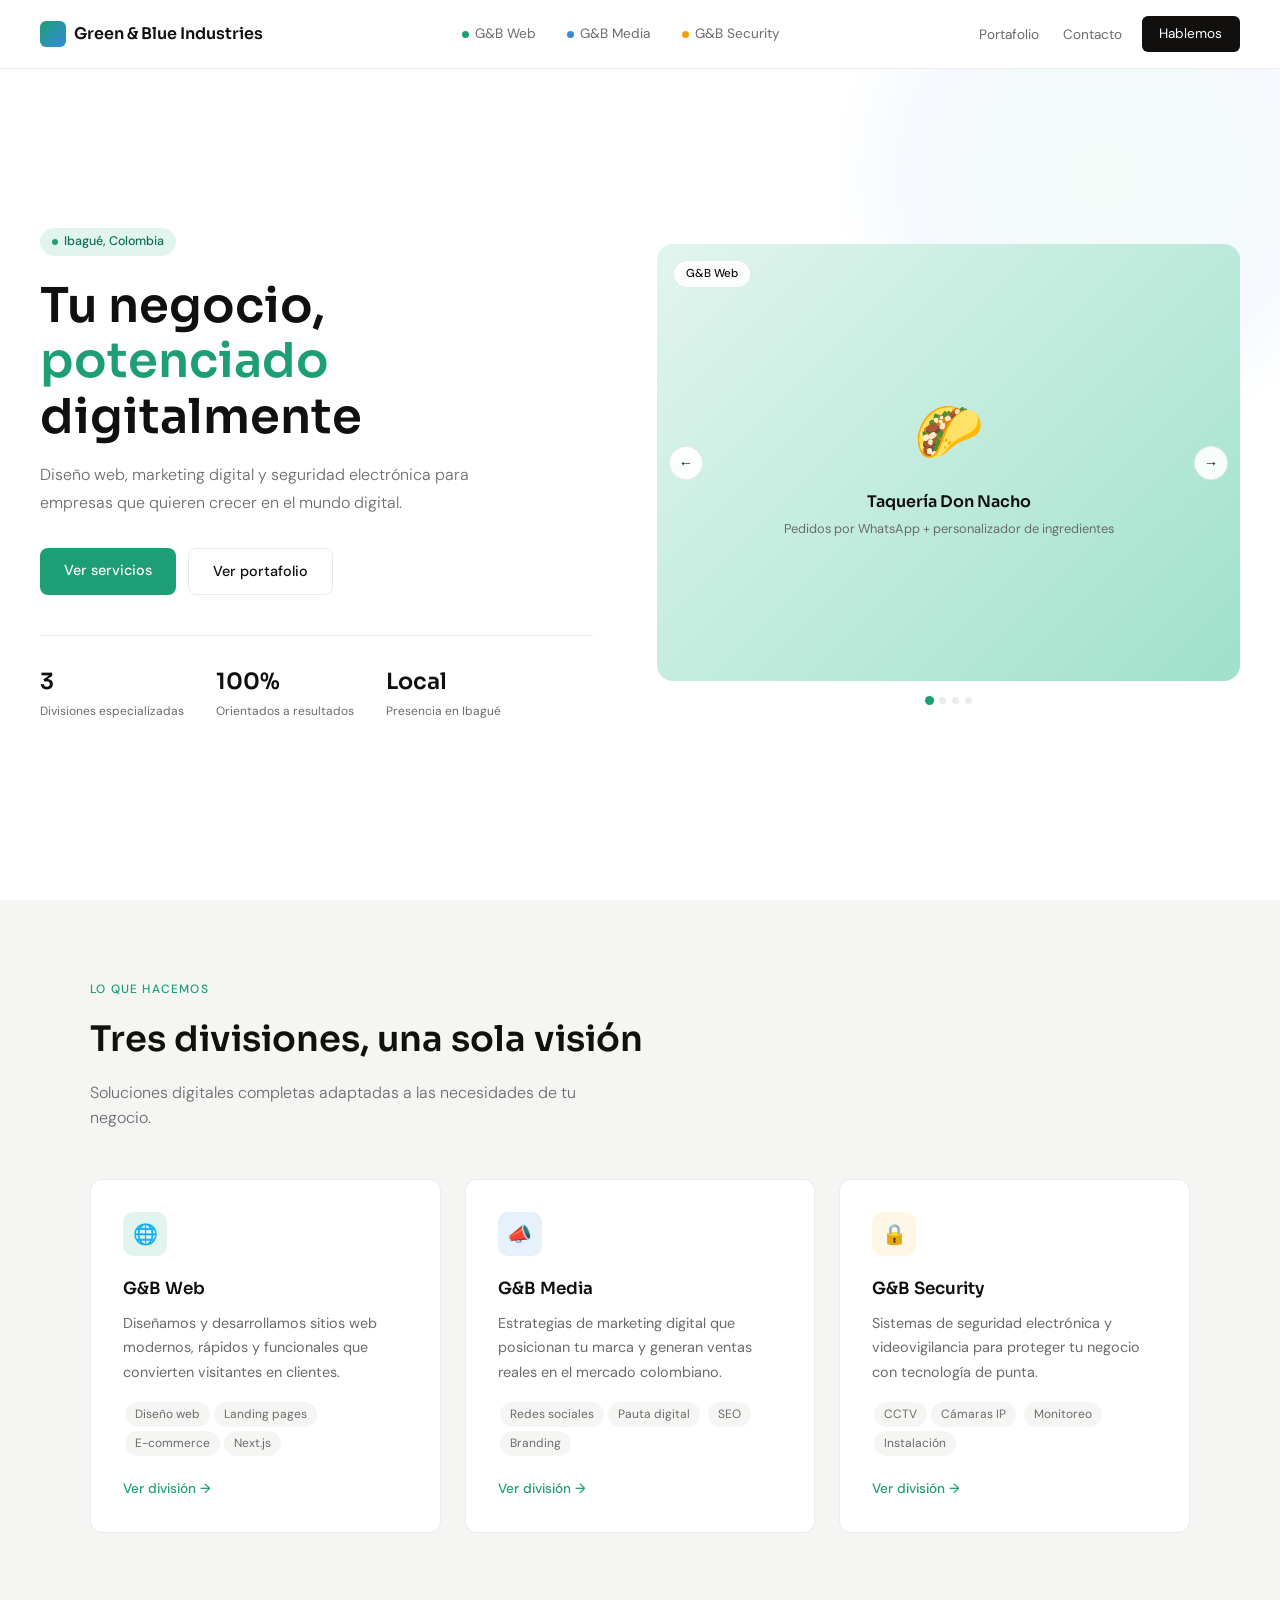
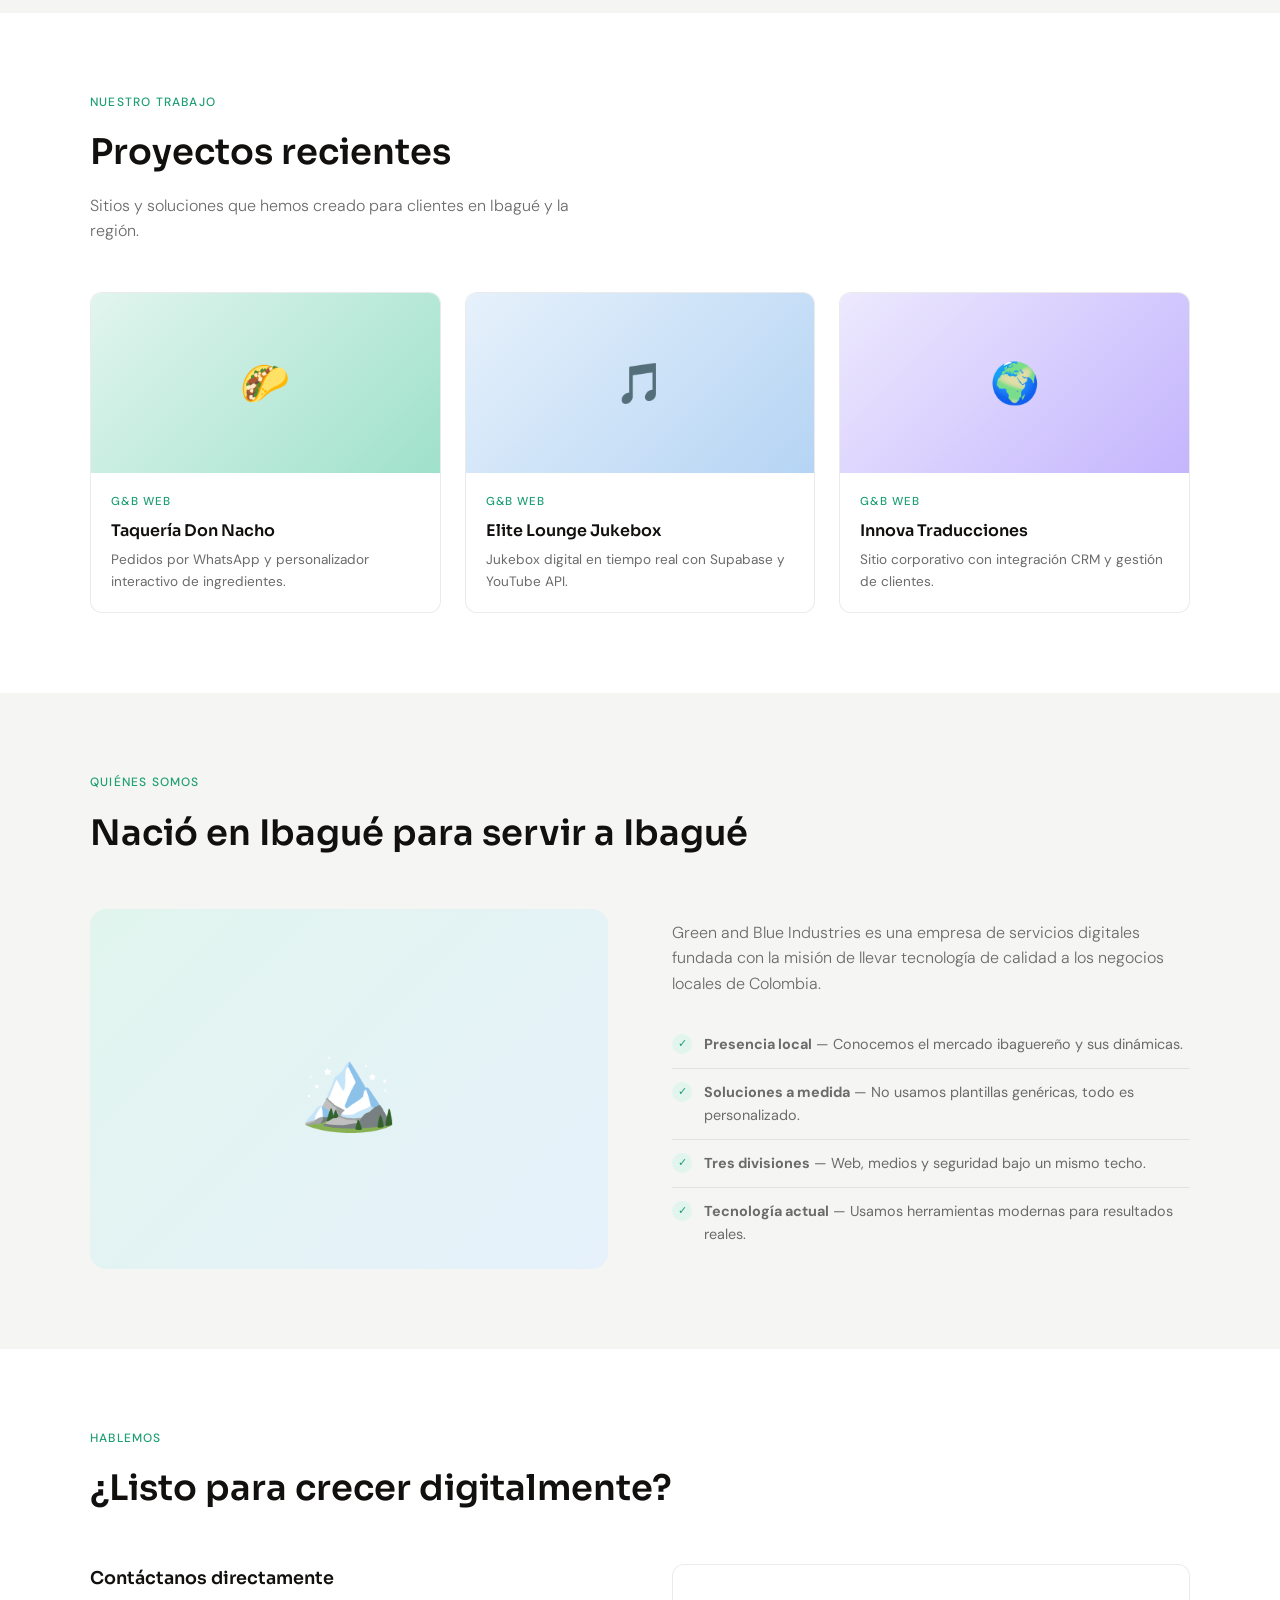
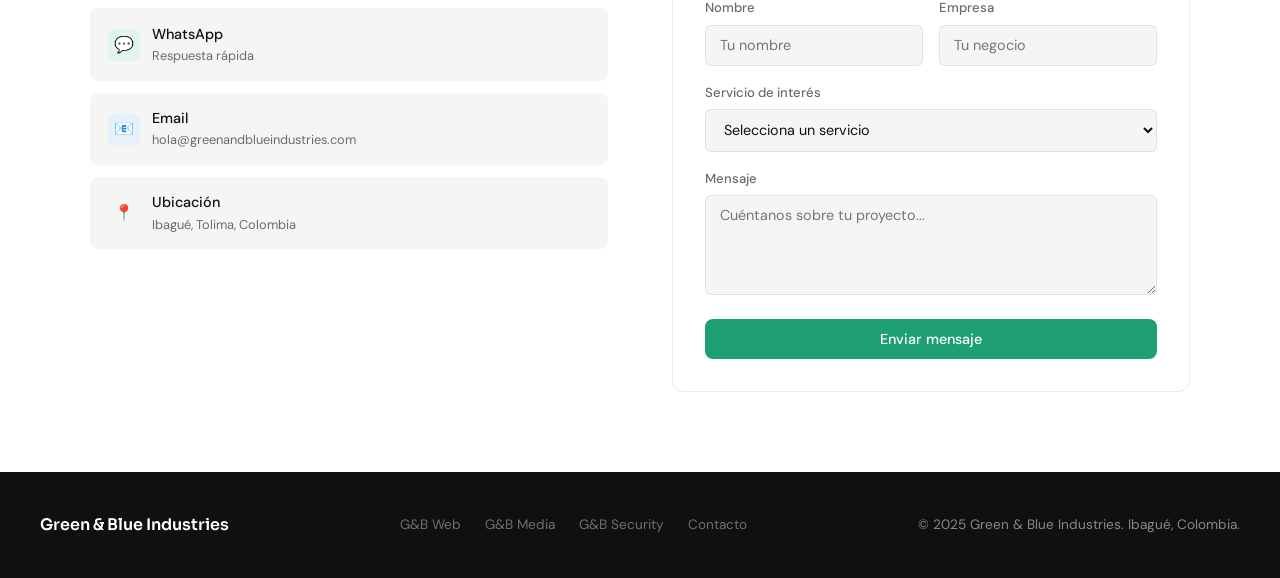
<file: index(1).html>
<!DOCTYPE html>
<html lang="es">
<head>
<meta charset="UTF-8"/>
<meta name="viewport" content="width=device-width, initial-scale=1.0"/>
<title>Green &amp; Blue Industries | Servicios Digitales en Ibagué</title>
<link href="https://fonts.googleapis.com/css2?family=Sora:wght@300;400;500;600&family=DM+Sans:wght@300;400;500&display=swap" rel="stylesheet"/>
<link rel="stylesheet" href="styles.css"/>
</head>
<body>

<nav>
  <a href="index.html" class="logo">
    <div class="logo-mark"></div>
    Green &amp; Blue Industries
  </a>
  <ul class="nav-center">
    <li><a href="web.html" target="_blank"><span class="dot-nav dot-web"></span>G&amp;B Web</a></li>
    <li><a href="media.html" target="_blank"><span class="dot-nav dot-media"></span>G&amp;B Media</a></li>
    <li><a href="security.html" target="_blank"><span class="dot-nav dot-security"></span>G&amp;B Security</a></li>
  </ul>
  <div class="nav-right">
    <ul class="nav-links">
      <li><a href="#portafolio">Portafolio</a></li>
      <li><a href="#contacto">Contacto</a></li>
    </ul>
    <a href="#contacto" class="nav-cta">Hablemos</a>
  </div>
</nav>

<section id="hero">
  <div class="hero-bg"></div>
  <div class="hero-left">
    <div class="hero-badge">Ibagué, Colombia</div>
    <h1>Tu negocio, <span>potenciado</span> digitalmente</h1>
    <p class="hero-sub">Diseño web, marketing digital y seguridad electrónica para empresas que quieren crecer en el mundo digital.</p>
    <div class="hero-actions">
      <a href="#servicios" class="btn-primary">Ver servicios</a>
      <a href="#portafolio" class="btn-outline">Ver portafolio</a>
    </div>
    <div class="hero-stats">
      <div><div class="stat-num">3</div><div class="stat-label">Divisiones especializadas</div></div>
      <div><div class="stat-num">100%</div><div class="stat-label">Orientados a resultados</div></div>
      <div><div class="stat-num">Local</div><div class="stat-label">Presencia en Ibagué</div></div>
    </div>
  </div>
  <div class="hero-right">
    <div class="carousel-wrap">
      <div class="carousel-track" id="track">
        <div class="carousel-slide slide-green">
          <div class="carousel-badge">G&amp;B Web</div>
          <div class="slide-icon">🌮</div>
          <div class="slide-label">Taquería Don Nacho</div>
          <div class="slide-sub">Pedidos por WhatsApp + personalizador de ingredientes</div>
        </div>
        <div class="carousel-slide slide-blue">
          <div class="carousel-badge">G&amp;B Web</div>
          <div class="slide-icon">🎵</div>
          <div class="slide-label">Elite Lounge Jukebox</div>
          <div class="slide-sub">Sistema de música en tiempo real con Supabase y YouTube</div>
        </div>
        <div class="carousel-slide slide-purple">
          <div class="carousel-badge">G&amp;B Web</div>
          <div class="slide-icon">🌍</div>
          <div class="slide-label">Innova Traducciones</div>
          <div class="slide-sub">Sitio corporativo con CRM y gestión de clientes integrada</div>
        </div>
        <div class="carousel-slide slide-amber">
          <div class="carousel-badge">G&amp;B Security</div>
          <div class="slide-icon">📷</div>
          <div class="slide-label">Instalación CCTV</div>
          <div class="slide-sub">Sistemas de videovigilancia para comercios en Ibagué</div>
        </div>
      </div>
      <div class="carousel-arrows">
        <button class="c-arrow" id="prev">←</button>
        <button class="c-arrow" id="next">→</button>
      </div>
    </div>
    <div class="carousel-dots" id="cdots">
      <button class="cdot active"></button>
      <button class="cdot"></button>
      <button class="cdot"></button>
      <button class="cdot"></button>
    </div>
  </div>
</section>

<section id="servicios">
  <div class="container">
    <div class="section-label">Lo que hacemos</div>
    <h2 class="section-title">Tres divisiones, una sola visión</h2>
    <p class="section-sub">Soluciones digitales completas adaptadas a las necesidades de tu negocio.</p>
    <div class="services-grid">
      <div class="service-card">
        <div class="service-icon icon-green">🌐</div>
        <div class="service-title">G&amp;B Web</div>
        <p class="service-desc">Diseñamos y desarrollamos sitios web modernos, rápidos y funcionales que convierten visitantes en clientes.</p>
        <div class="tags-wrap">
          <span class="service-tag">Diseño web</span><span class="service-tag">Landing pages</span>
          <span class="service-tag">E-commerce</span><span class="service-tag">Next.js</span>
        </div>
        <a href="web.html" target="_blank" class="card-link">Ver división →</a>
      </div>
      <div class="service-card">
        <div class="service-icon icon-blue">📣</div>
        <div class="service-title">G&amp;B Media</div>
        <p class="service-desc">Estrategias de marketing digital que posicionan tu marca y generan ventas reales en el mercado colombiano.</p>
        <div class="tags-wrap">
          <span class="service-tag">Redes sociales</span><span class="service-tag">Pauta digital</span>
          <span class="service-tag">SEO</span><span class="service-tag">Branding</span>
        </div>
        <a href="media.html" target="_blank" class="card-link">Ver división →</a>
      </div>
      <div class="service-card">
        <div class="service-icon icon-amber">🔒</div>
        <div class="service-title">G&amp;B Security</div>
        <p class="service-desc">Sistemas de seguridad electrónica y videovigilancia para proteger tu negocio con tecnología de punta.</p>
        <div class="tags-wrap">
          <span class="service-tag">CCTV</span><span class="service-tag">Cámaras IP</span>
          <span class="service-tag">Monitoreo</span><span class="service-tag">Instalación</span>
        </div>
        <a href="security.html" target="_blank" class="card-link">Ver división →</a>
      </div>
    </div>
  </div>
</section>

<section id="portafolio">
  <div class="container">
    <div class="section-label">Nuestro trabajo</div>
    <h2 class="section-title">Proyectos recientes</h2>
    <p class="section-sub">Sitios y soluciones que hemos creado para clientes en Ibagué y la región.</p>
    <div class="portfolio-grid">
      <div class="portfolio-card">
        <div class="portfolio-img slide-green">🌮</div>
        <div class="portfolio-info">
          <div class="portfolio-cat">G&amp;B Web</div>
          <div class="portfolio-name">Taquería Don Nacho</div>
          <p class="portfolio-desc">Pedidos por WhatsApp y personalizador interactivo de ingredientes.</p>
        </div>
      </div>
      <div class="portfolio-card">
        <div class="portfolio-img slide-blue">🎵</div>
        <div class="portfolio-info">
          <div class="portfolio-cat">G&amp;B Web</div>
          <div class="portfolio-name">Elite Lounge Jukebox</div>
          <p class="portfolio-desc">Jukebox digital en tiempo real con Supabase y YouTube API.</p>
        </div>
      </div>
      <div class="portfolio-card">
        <div class="portfolio-img slide-purple">🌍</div>
        <div class="portfolio-info">
          <div class="portfolio-cat">G&amp;B Web</div>
          <div class="portfolio-name">Innova Traducciones</div>
          <p class="portfolio-desc">Sitio corporativo con integración CRM y gestión de clientes.</p>
        </div>
      </div>
    </div>
  </div>
</section>

<section id="nosotros">
  <div class="container">
    <div class="section-label">Quiénes somos</div>
    <h2 class="section-title">Nació en Ibagué para servir a Ibagué</h2>
    <div class="about-grid">
      <div class="about-visual">🏔️</div>
      <div>
        <p class="section-sub">Green and Blue Industries es una empresa de servicios digitales fundada con la misión de llevar tecnología de calidad a los negocios locales de Colombia.</p>
        <ul class="values-list">
          <li><span class="check">✓</span><span><strong>Presencia local</strong> — Conocemos el mercado ibaguereño y sus dinámicas.</span></li>
          <li><span class="check">✓</span><span><strong>Soluciones a medida</strong> — No usamos plantillas genéricas, todo es personalizado.</span></li>
          <li><span class="check">✓</span><span><strong>Tres divisiones</strong> — Web, medios y seguridad bajo un mismo techo.</span></li>
          <li><span class="check">✓</span><span><strong>Tecnología actual</strong> — Usamos herramientas modernas para resultados reales.</span></li>
        </ul>
      </div>
    </div>
  </div>
</section>

<section id="contacto">
  <div class="container">
    <div class="section-label">Hablemos</div>
    <h2 class="section-title">¿Listo para crecer digitalmente?</h2>
    <div class="contact-grid">
      <div class="contact-info">
        <h3>Contáctanos directamente</h3>
        <a href="https://wa.me/573000000000" class="contact-item">
          <div class="contact-icon" style="background:#E1F5EE">💬</div>
          <div><div class="contact-label">WhatsApp</div><div class="contact-sublabel">Respuesta rápida</div></div>
        </a>
        <a href="mailto:hola@greenandblueindustries.com" class="contact-item">
          <div class="contact-icon" style="background:#E6F1FB">📧</div>
          <div><div class="contact-label">Email</div><div class="contact-sublabel">hola@greenandblueindustries.com</div></div>
        </a>
        <div class="contact-item" style="cursor:default">
          <div class="contact-icon" style="background:#F5F5F3">📍</div>
          <div><div class="contact-label">Ubicación</div><div class="contact-sublabel">Ibagué, Tolima, Colombia</div></div>
        </div>
      </div>
      <div class="contact-form-area">
        <form id="contactForm">
          <div class="form-row">
            <div class="form-group"><label>Nombre</label><input type="text" placeholder="Tu nombre"/></div>
            <div class="form-group"><label>Empresa</label><input type="text" placeholder="Tu negocio"/></div>
          </div>
          <div class="form-group">
            <label>Servicio de interés</label>
            <select>
              <option value="">Selecciona un servicio</option>
              <option>G&amp;B Web — Diseño web</option>
              <option>G&amp;B Media — Marketing digital</option>
              <option>G&amp;B Security — Seguridad electrónica</option>
              <option>Paquete completo</option>
            </select>
          </div>
          <div class="form-group"><label>Mensaje</label><textarea placeholder="Cuéntanos sobre tu proyecto..."></textarea></div>
          <button type="submit" class="btn-primary" style="width:100%">Enviar mensaje</button>
        </form>
      </div>
    </div>
  </div>
</section>

<footer>
  <div class="footer-logo">Green &amp; Blue Industries</div>
  <ul class="footer-links">
    <li><a href="web.html" target="_blank">G&amp;B Web</a></li>
    <li><a href="media.html" target="_blank">G&amp;B Media</a></li>
    <li><a href="security.html" target="_blank">G&amp;B Security</a></li>
    <li><a href="#contacto">Contacto</a></li>
  </ul>
  <div>© 2025 Green &amp; Blue Industries. Ibagué, Colombia.</div>
</footer>
<script src="script.js"></script>
</body>
</html>
</file>
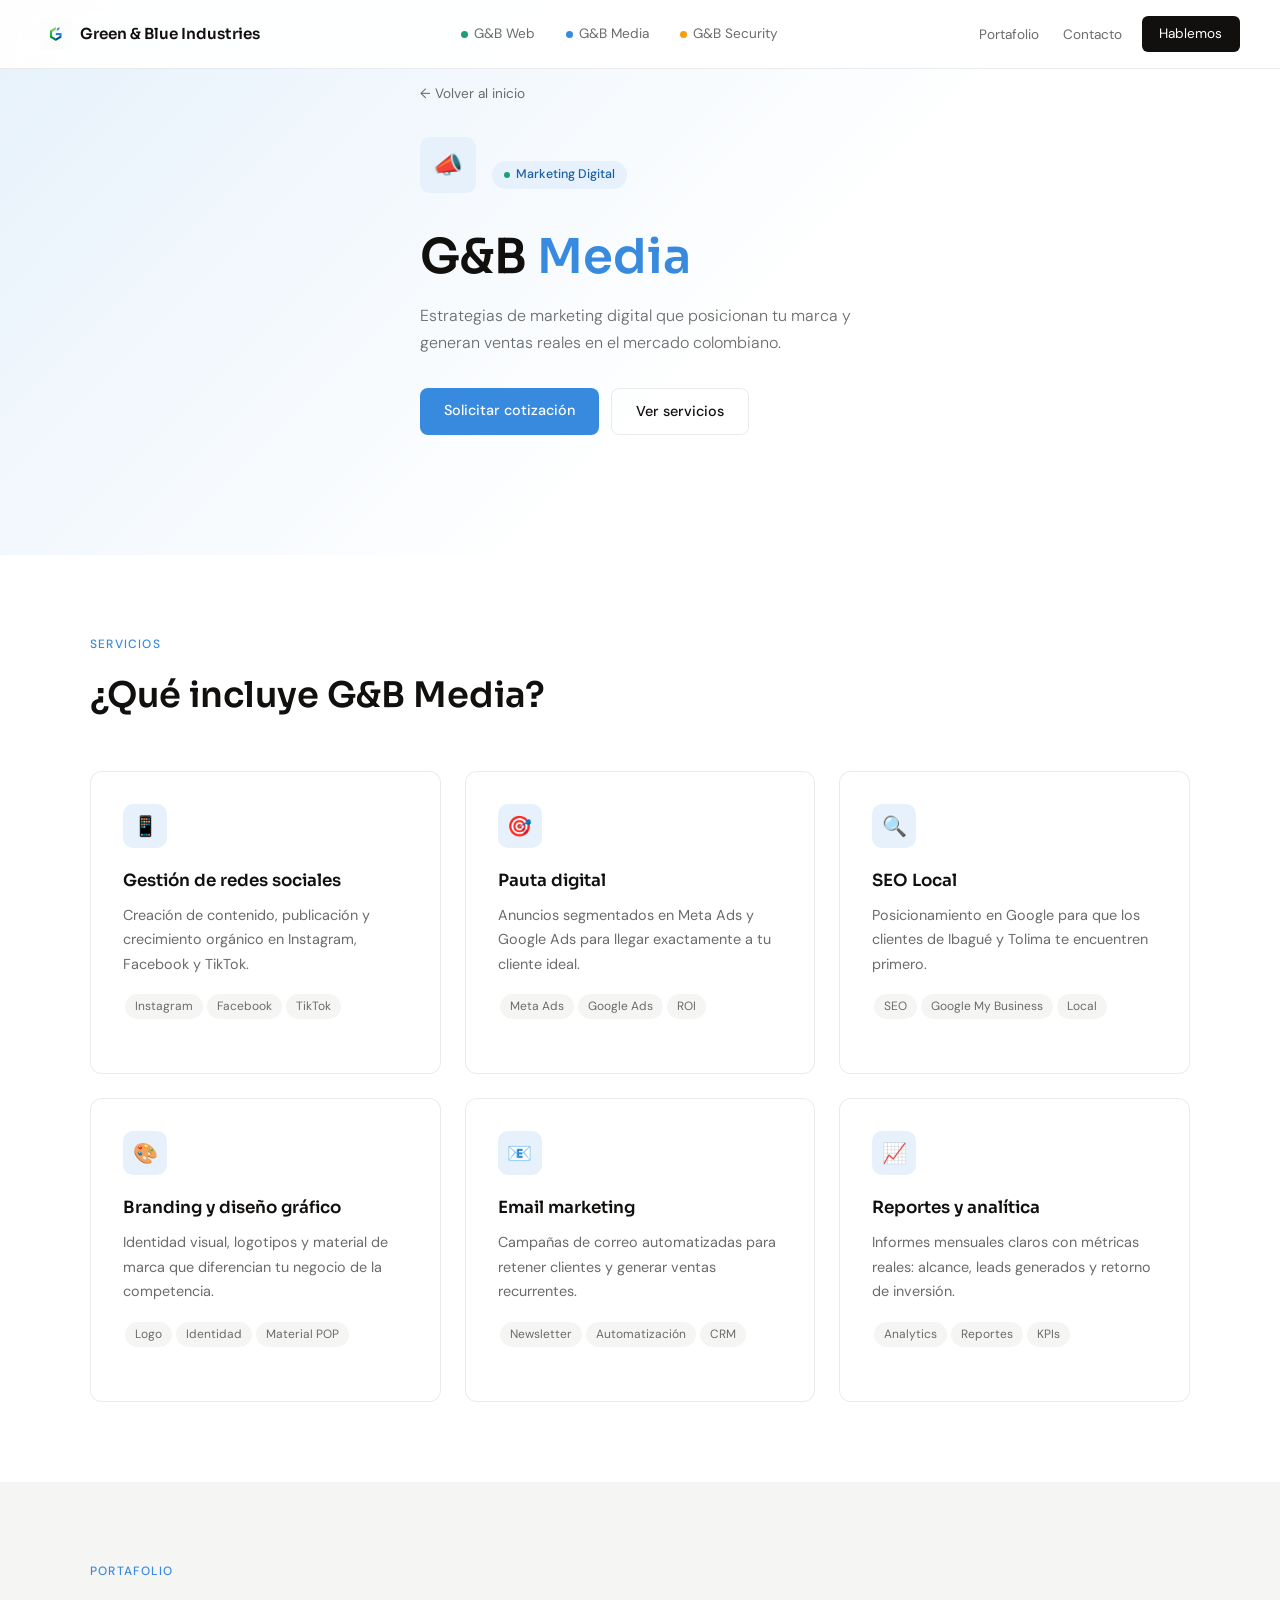
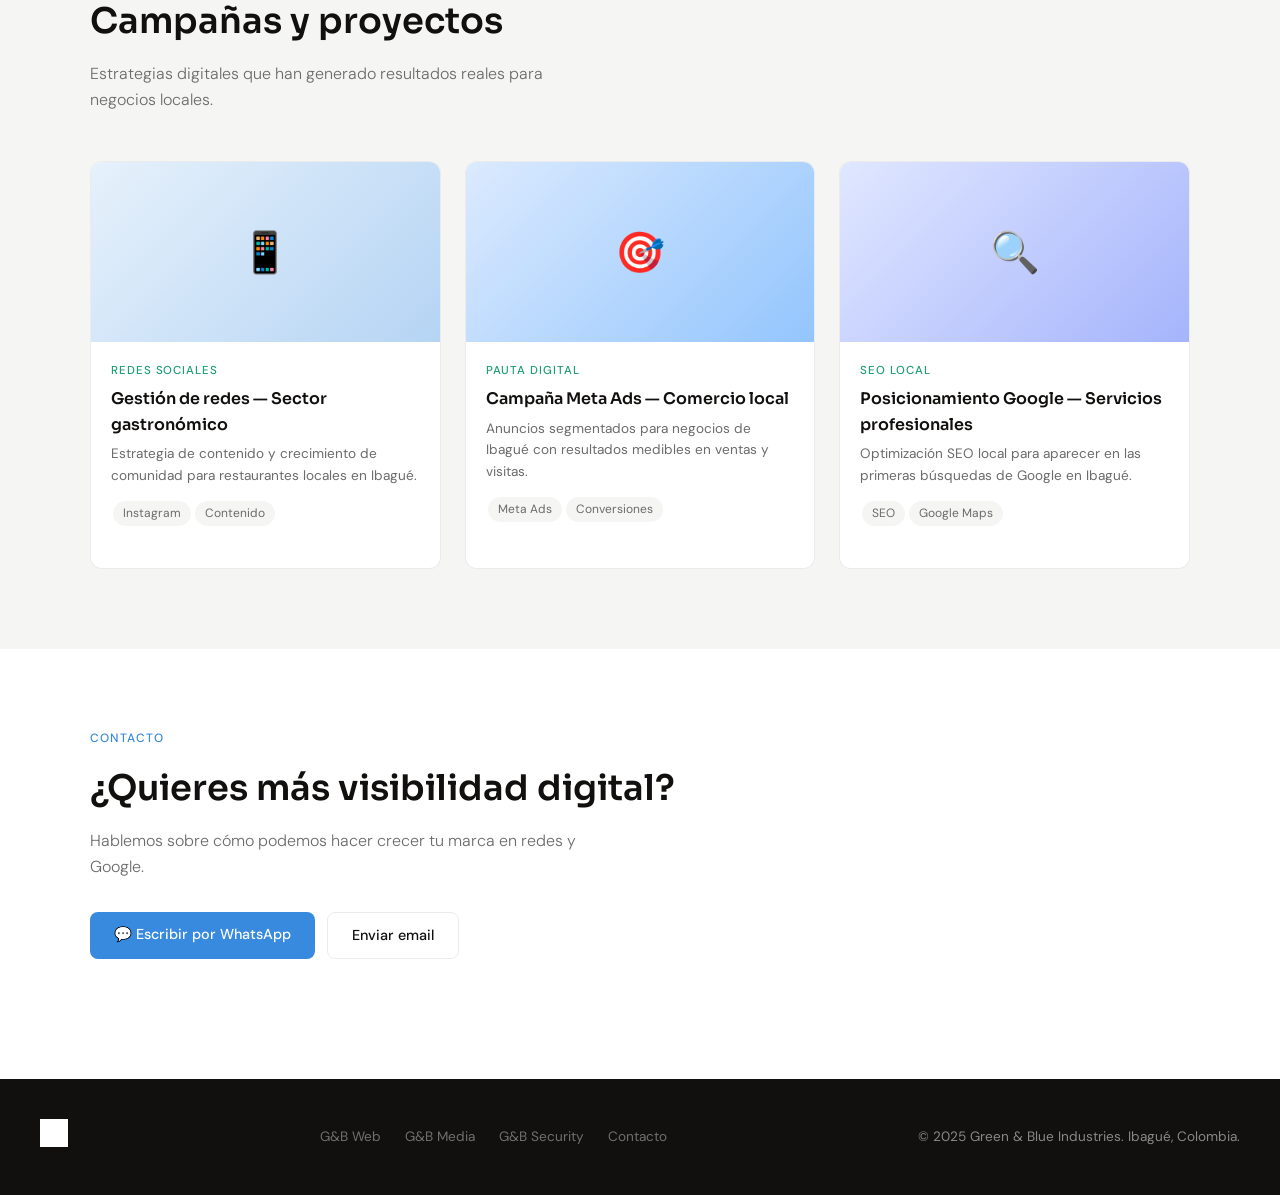
<file: media.html>
<!DOCTYPE html>
<html lang="es">
<head>
<meta charset="UTF-8"/>
<meta name="viewport" content="width=device-width, initial-scale=1.0"/>
<title>G&amp;B Media | Green &amp; Blue Industries</title>
<link href="https://fonts.googleapis.com/css2?family=Sora:wght@300;400;500;600&family=DM+Sans:wght@300;400;500&display=swap" rel="stylesheet"/>
<link rel="stylesheet" href="styles.css"/>
</head>
<body>

<nav>
  <a href="index.html" class="logo">
    <img src="logo.png" alt="Green &amp; Blue Industries" style="height:32px; width:auto;">
    <span style="font-family:'Sora',sans-serif; font-weight:600; font-size:0.95rem; color:var(--dark); white-space:nowrap;">Green &amp; Blue Industries</span>
  </a>
  <ul class="nav-center">
    <li><a href="web.html" target="_blank"><span class="dot-nav dot-web"></span>G&amp;B Web</a></li>
    <li><a href="media.html"><span class="dot-nav dot-media"></span>G&amp;B Media</a></li>
    <li><a href="security.html" target="_blank"><span class="dot-nav dot-security"></span>G&amp;B Security</a></li>
  </ul>
  <div class="nav-right">
    <ul class="nav-links">
      <li><a href="index.html#portafolio">Portafolio</a></li>
      <li><a href="index.html#contacto">Contacto</a></li>
    </ul>
    <a href="index.html#contacto" class="nav-cta">Hablemos</a>
  </div>
</nav>

<section class="division-hero" style="background: linear-gradient(135deg, #E6F1FB 0%, #fff 60%);">
  <div class="container">
    <a href="index.html" class="division-back">← Volver al inicio</a>
    <div style="display:flex;align-items:center;gap:1rem;margin-bottom:1rem;">
      <div class="service-icon icon-blue" style="width:56px;height:56px;font-size:1.5rem;">📣</div>
      <div class="hero-badge" style="margin:0;background:var(--blue-light);color:var(--blue-dark);">Marketing Digital</div>
    </div>
    <h1>G&amp;B <span style="color:var(--blue)">Media</span></h1>
    <p class="hero-sub">Estrategias de marketing digital que posicionan tu marca y generan ventas reales en el mercado colombiano.</p>
    <div class="hero-actions">
      <a href="index.html#contacto" class="btn-primary" style="background:var(--blue)">Solicitar cotización</a>
      <a href="#portafolio-media" class="btn-outline">Ver servicios</a>
    </div>
  </div>
</section>

<section id="servicios-media">
  <div class="container">
    <div class="section-label" style="color:var(--blue)">Servicios</div>
    <h2 class="section-title">¿Qué incluye G&amp;B Media?</h2>
    <div class="services-grid">
      <div class="service-card">
        <div class="service-icon icon-blue">📱</div>
        <div class="service-title">Gestión de redes sociales</div>
        <p class="service-desc">Creación de contenido, publicación y crecimiento orgánico en Instagram, Facebook y TikTok.</p>
        <div class="tags-wrap"><span class="service-tag">Instagram</span><span class="service-tag">Facebook</span><span class="service-tag">TikTok</span></div>
      </div>
      <div class="service-card">
        <div class="service-icon icon-blue">🎯</div>
        <div class="service-title">Pauta digital</div>
        <p class="service-desc">Anuncios segmentados en Meta Ads y Google Ads para llegar exactamente a tu cliente ideal.</p>
        <div class="tags-wrap"><span class="service-tag">Meta Ads</span><span class="service-tag">Google Ads</span><span class="service-tag">ROI</span></div>
      </div>
      <div class="service-card">
        <div class="service-icon icon-blue">🔍</div>
        <div class="service-title">SEO Local</div>
        <p class="service-desc">Posicionamiento en Google para que los clientes de Ibagué y Tolima te encuentren primero.</p>
        <div class="tags-wrap"><span class="service-tag">SEO</span><span class="service-tag">Google My Business</span><span class="service-tag">Local</span></div>
      </div>
      <div class="service-card">
        <div class="service-icon icon-blue">🎨</div>
        <div class="service-title">Branding y diseño gráfico</div>
        <p class="service-desc">Identidad visual, logotipos y material de marca que diferencian tu negocio de la competencia.</p>
        <div class="tags-wrap"><span class="service-tag">Logo</span><span class="service-tag">Identidad</span><span class="service-tag">Material POP</span></div>
      </div>
      <div class="service-card">
        <div class="service-icon icon-blue">📧</div>
        <div class="service-title">Email marketing</div>
        <p class="service-desc">Campañas de correo automatizadas para retener clientes y generar ventas recurrentes.</p>
        <div class="tags-wrap"><span class="service-tag">Newsletter</span><span class="service-tag">Automatización</span><span class="service-tag">CRM</span></div>
      </div>
      <div class="service-card">
        <div class="service-icon icon-blue">📈</div>
        <div class="service-title">Reportes y analítica</div>
        <p class="service-desc">Informes mensuales claros con métricas reales: alcance, leads generados y retorno de inversión.</p>
        <div class="tags-wrap"><span class="service-tag">Analytics</span><span class="service-tag">Reportes</span><span class="service-tag">KPIs</span></div>
      </div>
    </div>
  </div>
</section>

<section id="portafolio-media" style="background:var(--gray-light)">
  <div class="container">
    <div class="section-label" style="color:var(--blue)">Portafolio</div>
    <h2 class="section-title">Campañas y proyectos</h2>
    <p class="section-sub">Estrategias digitales que han generado resultados reales para negocios locales.</p>
    <div class="portfolio-grid" style="margin-top:3rem;">
      <div class="portfolio-card">
        <div class="portfolio-img slide-blue">📱</div>
        <div class="portfolio-info">
          <div class="portfolio-cat">Redes sociales</div>
          <div class="portfolio-name">Gestión de redes — Sector gastronómico</div>
          <p class="portfolio-desc">Estrategia de contenido y crecimiento de comunidad para restaurantes locales en Ibagué.</p>
          <div class="tags-wrap" style="margin-top:0.75rem;"><span class="service-tag">Instagram</span><span class="service-tag">Contenido</span></div>
        </div>
      </div>
      <div class="portfolio-card">
        <div class="portfolio-img" style="background:linear-gradient(135deg,#DBEAFE,#93C5FD);font-size:2.5rem;">🎯</div>
        <div class="portfolio-info">
          <div class="portfolio-cat">Pauta digital</div>
          <div class="portfolio-name">Campaña Meta Ads — Comercio local</div>
          <p class="portfolio-desc">Anuncios segmentados para negocios de Ibagué con resultados medibles en ventas y visitas.</p>
          <div class="tags-wrap" style="margin-top:0.75rem;"><span class="service-tag">Meta Ads</span><span class="service-tag">Conversiones</span></div>
        </div>
      </div>
      <div class="portfolio-card">
        <div class="portfolio-img" style="background:linear-gradient(135deg,#E0E7FF,#A5B4FC);font-size:2.5rem;">🔍</div>
        <div class="portfolio-info">
          <div class="portfolio-cat">SEO Local</div>
          <div class="portfolio-name">Posicionamiento Google — Servicios profesionales</div>
          <p class="portfolio-desc">Optimización SEO local para aparecer en las primeras búsquedas de Google en Ibagué.</p>
          <div class="tags-wrap" style="margin-top:0.75rem;"><span class="service-tag">SEO</span><span class="service-tag">Google Maps</span></div>
        </div>
      </div>
    </div>
  </div>
</section>

<section>
  <div class="container">
    <div class="section-label" style="color:var(--blue)">Contacto</div>
    <h2 class="section-title">¿Quieres más visibilidad digital?</h2>
    <p class="section-sub" style="margin-bottom:2rem;">Hablemos sobre cómo podemos hacer crecer tu marca en redes y Google.</p>
    <div class="hero-actions">
      <a href="https://wa.me/573229442937" class="btn-primary" style="background:var(--blue)">💬 Escribir por WhatsApp</a>
      <a href="mailto:greenandbluecomercial@gmail.com" class="btn-outline">Enviar email</a>
    </div>
  </div>
</section>

<footer>
  <div class="footer-logo"><img src="logo.png" alt="Green &amp; Blue Industries" style="height:28px; width:auto; filter:brightness(0) invert(1);"></div>
  <ul class="footer-links">
    <li><a href="web.html">G&amp;B Web</a></li>
    <li><a href="media.html">G&amp;B Media</a></li>
    <li><a href="security.html">G&amp;B Security</a></li>
    <li><a href="index.html#contacto">Contacto</a></li>
  </ul>
  <div>© 2025 Green &amp; Blue Industries. Ibagué, Colombia.</div>
</footer>
<script src="script.js"></script>
</body>
</html>
</file>
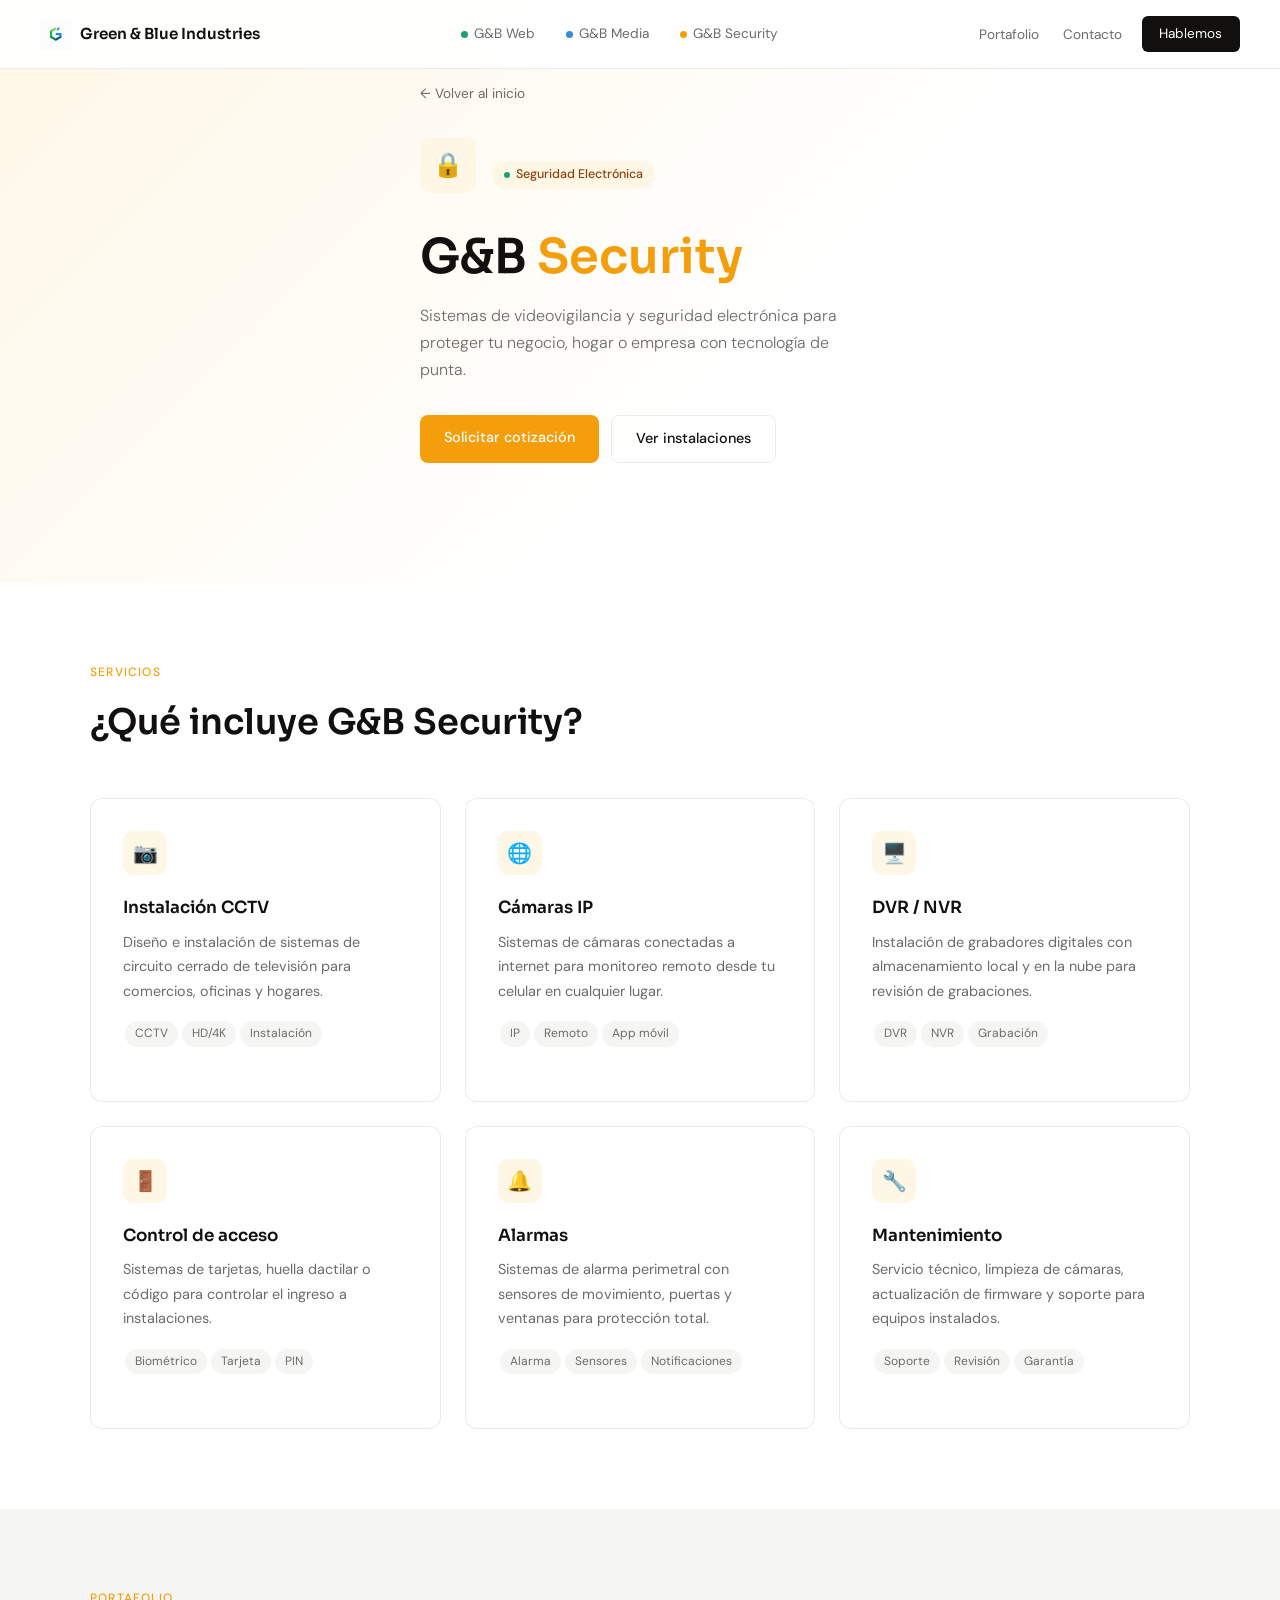
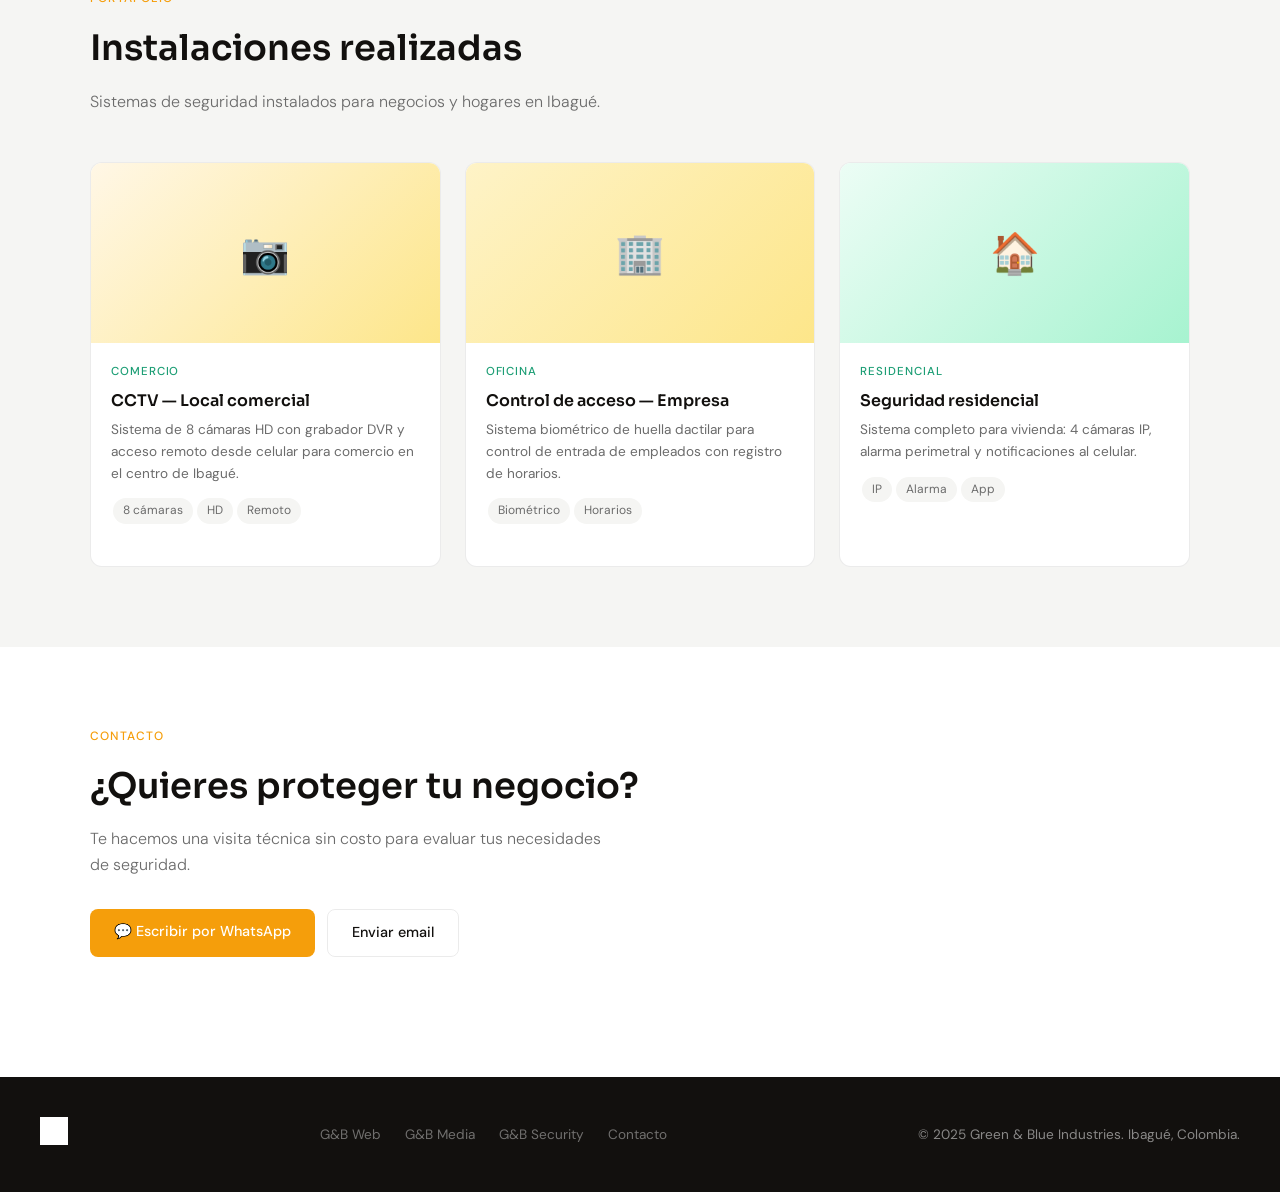
<file: security.html>
<!DOCTYPE html>
<html lang="es">
<head>
<meta charset="UTF-8"/>
<meta name="viewport" content="width=device-width, initial-scale=1.0"/>
<title>G&amp;B Security | Green &amp; Blue Industries</title>
<link href="https://fonts.googleapis.com/css2?family=Sora:wght@300;400;500;600&family=DM+Sans:wght@300;400;500&display=swap" rel="stylesheet"/>
<link rel="stylesheet" href="styles.css"/>
</head>
<body>

<nav>
  <a href="index.html" class="logo">
    <img src="logo.png" alt="Green &amp; Blue Industries" style="height:32px; width:auto;">
    <span style="font-family:'Sora',sans-serif; font-weight:600; font-size:0.95rem; color:var(--dark); white-space:nowrap;">Green &amp; Blue Industries</span>
  </a>
  <ul class="nav-center">
    <li><a href="web.html" target="_blank"><span class="dot-nav dot-web"></span>G&amp;B Web</a></li>
    <li><a href="media.html" target="_blank"><span class="dot-nav dot-media"></span>G&amp;B Media</a></li>
    <li><a href="security.html"><span class="dot-nav dot-security"></span>G&amp;B Security</a></li>
  </ul>
  <div class="nav-right">
    <ul class="nav-links">
      <li><a href="index.html#portafolio">Portafolio</a></li>
      <li><a href="index.html#contacto">Contacto</a></li>
    </ul>
    <a href="index.html#contacto" class="nav-cta">Hablemos</a>
  </div>
</nav>

<section class="division-hero" style="background: linear-gradient(135deg, #FFF7E6 0%, #fff 60%);">
  <div class="container">
    <a href="index.html" class="division-back">← Volver al inicio</a>
    <div style="display:flex;align-items:center;gap:1rem;margin-bottom:1rem;">
      <div class="service-icon icon-amber" style="width:56px;height:56px;font-size:1.5rem;">🔒</div>
      <div class="hero-badge" style="margin:0;background:var(--amber-light);color:#92400E;">Seguridad Electrónica</div>
    </div>
    <h1>G&amp;B <span style="color:var(--amber)">Security</span></h1>
    <p class="hero-sub">Sistemas de videovigilancia y seguridad electrónica para proteger tu negocio, hogar o empresa con tecnología de punta.</p>
    <div class="hero-actions">
      <a href="index.html#contacto" class="btn-primary" style="background:var(--amber)">Solicitar cotización</a>
      <a href="#portafolio-security" class="btn-outline">Ver instalaciones</a>
    </div>
  </div>
</section>

<section id="servicios-security">
  <div class="container">
    <div class="section-label" style="color:var(--amber)">Servicios</div>
    <h2 class="section-title">¿Qué incluye G&amp;B Security?</h2>
    <div class="services-grid">
      <div class="service-card">
        <div class="service-icon icon-amber">📷</div>
        <div class="service-title">Instalación CCTV</div>
        <p class="service-desc">Diseño e instalación de sistemas de circuito cerrado de televisión para comercios, oficinas y hogares.</p>
        <div class="tags-wrap"><span class="service-tag">CCTV</span><span class="service-tag">HD/4K</span><span class="service-tag">Instalación</span></div>
      </div>
      <div class="service-card">
        <div class="service-icon icon-amber">🌐</div>
        <div class="service-title">Cámaras IP</div>
        <p class="service-desc">Sistemas de cámaras conectadas a internet para monitoreo remoto desde tu celular en cualquier lugar.</p>
        <div class="tags-wrap"><span class="service-tag">IP</span><span class="service-tag">Remoto</span><span class="service-tag">App móvil</span></div>
      </div>
      <div class="service-card">
        <div class="service-icon icon-amber">🖥️</div>
        <div class="service-title">DVR / NVR</div>
        <p class="service-desc">Instalación de grabadores digitales con almacenamiento local y en la nube para revisión de grabaciones.</p>
        <div class="tags-wrap"><span class="service-tag">DVR</span><span class="service-tag">NVR</span><span class="service-tag">Grabación</span></div>
      </div>
      <div class="service-card">
        <div class="service-icon icon-amber">🚪</div>
        <div class="service-title">Control de acceso</div>
        <p class="service-desc">Sistemas de tarjetas, huella dactilar o código para controlar el ingreso a instalaciones.</p>
        <div class="tags-wrap"><span class="service-tag">Biométrico</span><span class="service-tag">Tarjeta</span><span class="service-tag">PIN</span></div>
      </div>
      <div class="service-card">
        <div class="service-icon icon-amber">🔔</div>
        <div class="service-title">Alarmas</div>
        <p class="service-desc">Sistemas de alarma perimetral con sensores de movimiento, puertas y ventanas para protección total.</p>
        <div class="tags-wrap"><span class="service-tag">Alarma</span><span class="service-tag">Sensores</span><span class="service-tag">Notificaciones</span></div>
      </div>
      <div class="service-card">
        <div class="service-icon icon-amber">🔧</div>
        <div class="service-title">Mantenimiento</div>
        <p class="service-desc">Servicio técnico, limpieza de cámaras, actualización de firmware y soporte para equipos instalados.</p>
        <div class="tags-wrap"><span class="service-tag">Soporte</span><span class="service-tag">Revisión</span><span class="service-tag">Garantía</span></div>
      </div>
    </div>
  </div>
</section>

<section id="portafolio-security" style="background:var(--gray-light)">
  <div class="container">
    <div class="section-label" style="color:var(--amber)">Portafolio</div>
    <h2 class="section-title">Instalaciones realizadas</h2>
    <p class="section-sub">Sistemas de seguridad instalados para negocios y hogares en Ibagué.</p>
    <div class="portfolio-grid" style="margin-top:3rem;">
      <div class="portfolio-card">
        <div class="portfolio-img slide-amber">📷</div>
        <div class="portfolio-info">
          <div class="portfolio-cat">Comercio</div>
          <div class="portfolio-name">CCTV — Local comercial</div>
          <p class="portfolio-desc">Sistema de 8 cámaras HD con grabador DVR y acceso remoto desde celular para comercio en el centro de Ibagué.</p>
          <div class="tags-wrap" style="margin-top:0.75rem;"><span class="service-tag">8 cámaras</span><span class="service-tag">HD</span><span class="service-tag">Remoto</span></div>
        </div>
      </div>
      <div class="portfolio-card">
        <div class="portfolio-img" style="background:linear-gradient(135deg,#FEF3C7,#FDE68A);font-size:2.5rem;">🏢</div>
        <div class="portfolio-info">
          <div class="portfolio-cat">Oficina</div>
          <div class="portfolio-name">Control de acceso — Empresa</div>
          <p class="portfolio-desc">Sistema biométrico de huella dactilar para control de entrada de empleados con registro de horarios.</p>
          <div class="tags-wrap" style="margin-top:0.75rem;"><span class="service-tag">Biométrico</span><span class="service-tag">Horarios</span></div>
        </div>
      </div>
      <div class="portfolio-card">
        <div class="portfolio-img" style="background:linear-gradient(135deg,#ECFDF5,#A7F3D0);font-size:2.5rem;">🏠</div>
        <div class="portfolio-info">
          <div class="portfolio-cat">Residencial</div>
          <div class="portfolio-name">Seguridad residencial</div>
          <p class="portfolio-desc">Sistema completo para vivienda: 4 cámaras IP, alarma perimetral y notificaciones al celular.</p>
          <div class="tags-wrap" style="margin-top:0.75rem;"><span class="service-tag">IP</span><span class="service-tag">Alarma</span><span class="service-tag">App</span></div>
        </div>
      </div>
    </div>
  </div>
</section>

<section>
  <div class="container">
    <div class="section-label" style="color:var(--amber)">Contacto</div>
    <h2 class="section-title">¿Quieres proteger tu negocio?</h2>
    <p class="section-sub" style="margin-bottom:2rem;">Te hacemos una visita técnica sin costo para evaluar tus necesidades de seguridad.</p>
    <div class="hero-actions">
      <a href="https://wa.me/573229442937" class="btn-primary" style="background:var(--amber)">💬 Escribir por WhatsApp</a>
      <a href="mailto:greenandbluecomercial@gmail.com" class="btn-outline">Enviar email</a>
    </div>
  </div>
</section>

<footer>
  <div class="footer-logo"><img src="logo.png" alt="Green &amp; Blue Industries" style="height:28px; width:auto; filter:brightness(0) invert(1);"></div>
  <ul class="footer-links">
    <li><a href="web.html">G&amp;B Web</a></li>
    <li><a href="media.html">G&amp;B Media</a></li>
    <li><a href="security.html">G&amp;B Security</a></li>
    <li><a href="index.html#contacto">Contacto</a></li>
  </ul>
  <div>© 2025 Green &amp; Blue Industries. Ibagué, Colombia.</div>
</footer>
<script src="script.js"></script>
</body>
</html>
</file>
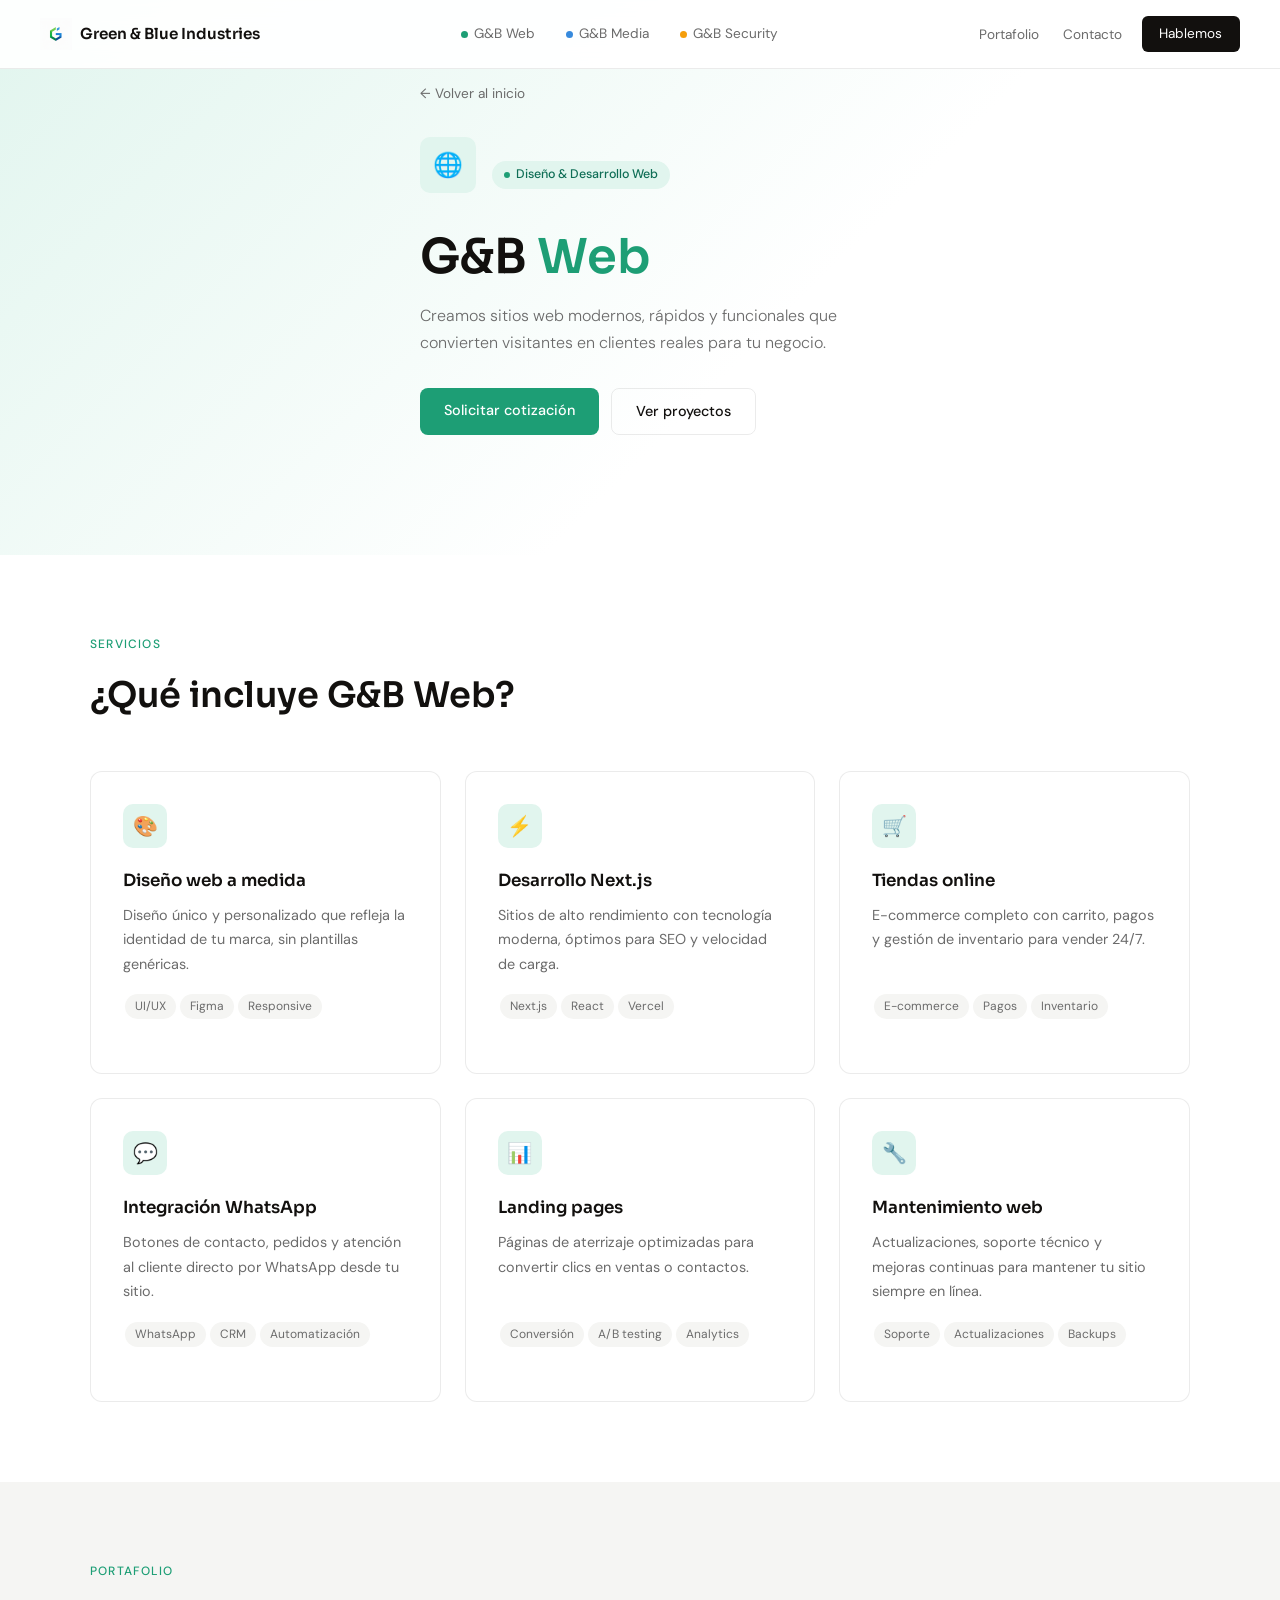
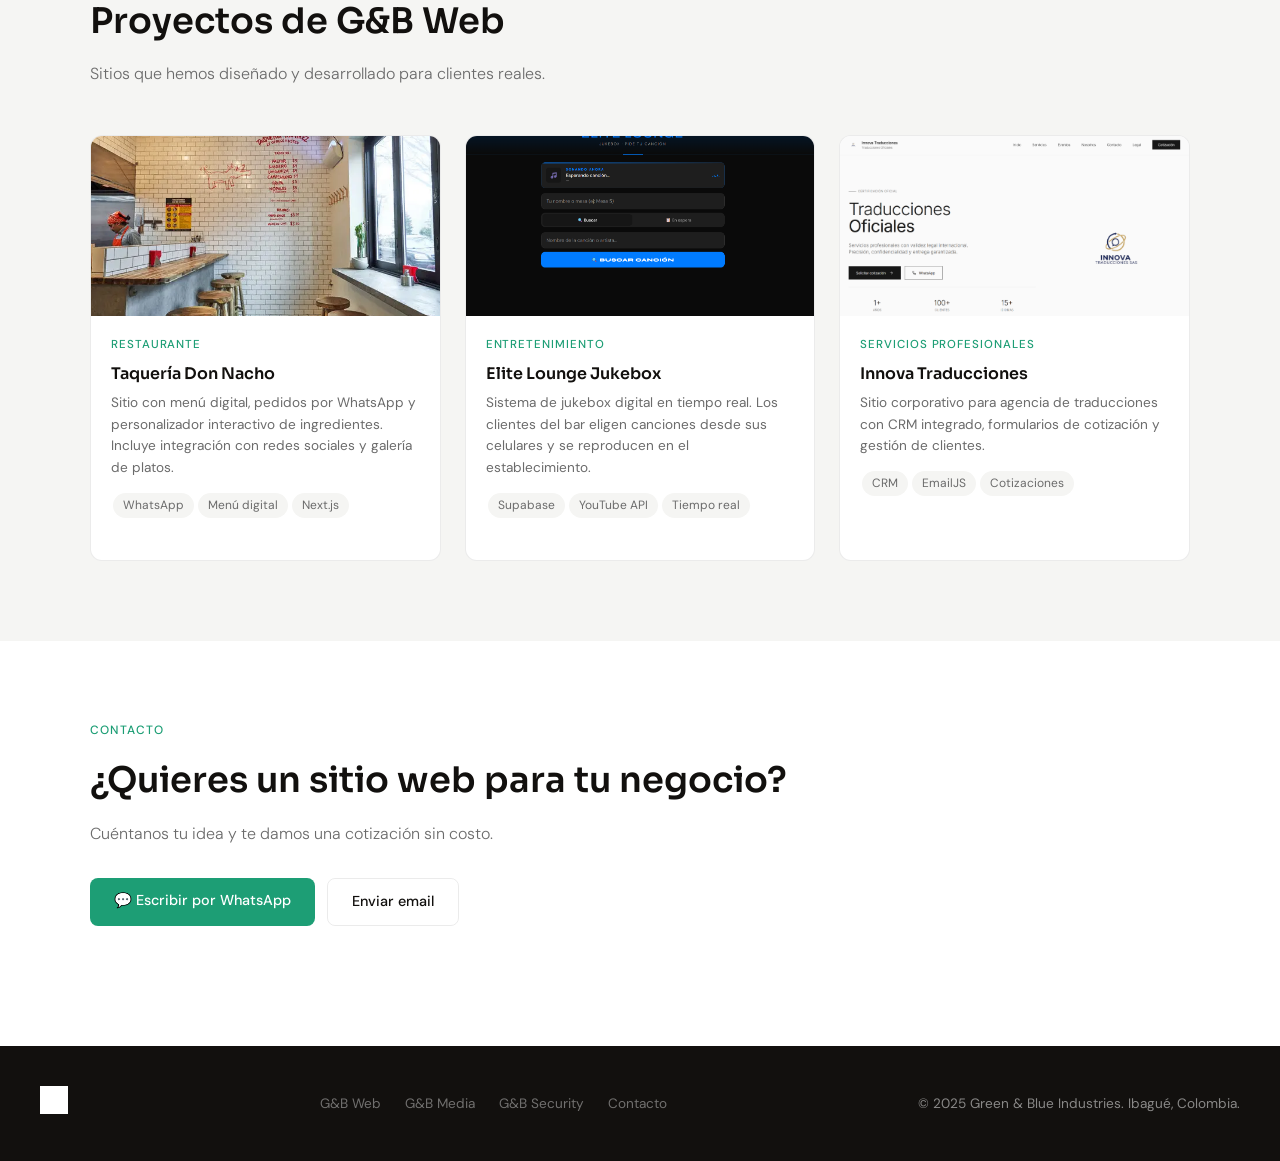
<file: web.html>
<!DOCTYPE html>
<html lang="es">
<head>
<meta charset="UTF-8"/>
<meta name="viewport" content="width=device-width, initial-scale=1.0"/>
<title>G&amp;B Web | Green &amp; Blue Industries</title>
<link href="https://fonts.googleapis.com/css2?family=Sora:wght@300;400;500;600&family=DM+Sans:wght@300;400;500&display=swap" rel="stylesheet"/>
<link rel="stylesheet" href="styles.css"/>
</head>
<body>

<nav>
  <a href="index.html" class="logo">
    <img src="logo.png" alt="Green &amp; Blue Industries" style="height:32px; width:auto;">
    <span style="font-family:'Sora',sans-serif; font-weight:600; font-size:0.95rem; color:var(--dark); white-space:nowrap;">Green &amp; Blue Industries</span>
  </a>
  <ul class="nav-center">
    <li><a href="web.html"><span class="dot-nav dot-web"></span>G&amp;B Web</a></li>
    <li><a href="media.html" target="_blank"><span class="dot-nav dot-media"></span>G&amp;B Media</a></li>
    <li><a href="security.html" target="_blank"><span class="dot-nav dot-security"></span>G&amp;B Security</a></li>
  </ul>
  <div class="nav-right">
    <ul class="nav-links">
      <li><a href="index.html#portafolio">Portafolio</a></li>
      <li><a href="index.html#contacto">Contacto</a></li>
    </ul>
    <a href="index.html#contacto" class="nav-cta">Hablemos</a>
  </div>
</nav>

<section class="division-hero" style="background: linear-gradient(135deg, #E1F5EE 0%, #fff 60%);">
  <div class="container">
    <a href="index.html" class="division-back">← Volver al inicio</a>
    <div style="display:flex;align-items:center;gap:1rem;margin-bottom:1rem;">
      <div class="service-icon icon-green" style="width:56px;height:56px;font-size:1.5rem;">🌐</div>
      <div class="hero-badge" style="margin:0;">Diseño &amp; Desarrollo Web</div>
    </div>
    <h1>G&amp;B <span>Web</span></h1>
    <p class="hero-sub">Creamos sitios web modernos, rápidos y funcionales que convierten visitantes en clientes reales para tu negocio.</p>
    <div class="hero-actions">
      <a href="index.html#contacto" class="btn-primary">Solicitar cotización</a>
      <a href="#portafolio-web" class="btn-outline">Ver proyectos</a>
    </div>
  </div>
</section>

<section id="servicios-web">
  <div class="container">
    <div class="section-label">Servicios</div>
    <h2 class="section-title">¿Qué incluye G&amp;B Web?</h2>
    <div class="services-grid">
      <div class="service-card">
        <div class="service-icon icon-green">🎨</div>
        <div class="service-title">Diseño web a medida</div>
        <p class="service-desc">Diseño único y personalizado que refleja la identidad de tu marca, sin plantillas genéricas.</p>
        <div class="tags-wrap"><span class="service-tag">UI/UX</span><span class="service-tag">Figma</span><span class="service-tag">Responsive</span></div>
      </div>
      <div class="service-card">
        <div class="service-icon icon-green">⚡</div>
        <div class="service-title">Desarrollo Next.js</div>
        <p class="service-desc">Sitios de alto rendimiento con tecnología moderna, óptimos para SEO y velocidad de carga.</p>
        <div class="tags-wrap"><span class="service-tag">Next.js</span><span class="service-tag">React</span><span class="service-tag">Vercel</span></div>
      </div>
      <div class="service-card">
        <div class="service-icon icon-green">🛒</div>
        <div class="service-title">Tiendas online</div>
        <p class="service-desc">E-commerce completo con carrito, pagos y gestión de inventario para vender 24/7.</p>
        <div class="tags-wrap"><span class="service-tag">E-commerce</span><span class="service-tag">Pagos</span><span class="service-tag">Inventario</span></div>
      </div>
      <div class="service-card">
        <div class="service-icon icon-green">💬</div>
        <div class="service-title">Integración WhatsApp</div>
        <p class="service-desc">Botones de contacto, pedidos y atención al cliente directo por WhatsApp desde tu sitio.</p>
        <div class="tags-wrap"><span class="service-tag">WhatsApp</span><span class="service-tag">CRM</span><span class="service-tag">Automatización</span></div>
      </div>
      <div class="service-card">
        <div class="service-icon icon-green">📊</div>
        <div class="service-title">Landing pages</div>
        <p class="service-desc">Páginas de aterrizaje optimizadas para convertir clics en ventas o contactos.</p>
        <div class="tags-wrap"><span class="service-tag">Conversión</span><span class="service-tag">A/B testing</span><span class="service-tag">Analytics</span></div>
      </div>
      <div class="service-card">
        <div class="service-icon icon-green">🔧</div>
        <div class="service-title">Mantenimiento web</div>
        <p class="service-desc">Actualizaciones, soporte técnico y mejoras continuas para mantener tu sitio siempre en línea.</p>
        <div class="tags-wrap"><span class="service-tag">Soporte</span><span class="service-tag">Actualizaciones</span><span class="service-tag">Backups</span></div>
      </div>
    </div>
  </div>
</section>

<section id="portafolio-web" style="background: var(--gray-light);">
  <div class="container">
    <div class="section-label">Portafolio</div>
    <h2 class="section-title">Proyectos de G&amp;B Web</h2>
    <p class="section-sub">Sitios que hemos diseñado y desarrollado para clientes reales.</p>
    <div class="portfolio-grid" style="margin-top:3rem;">
      <div class="portfolio-card">
        <div class="portfolio-img" style="padding:0; overflow:hidden;">
          <img src="img/proyecto-nacho.jpg" alt="Taquería Don Nacho" style="width:100%; height:100%; object-fit:cover; display:block;">
        </div>
        <div class="portfolio-info">
          <div class="portfolio-cat">Restaurante</div>
          <div class="portfolio-name">Taquería Don Nacho</div>
          <p class="portfolio-desc">Sitio con menú digital, pedidos por WhatsApp y personalizador interactivo de ingredientes. Incluye integración con redes sociales y galería de platos.</p>
          <div class="tags-wrap" style="margin-top:0.75rem;"><span class="service-tag">WhatsApp</span><span class="service-tag">Menú digital</span><span class="service-tag">Next.js</span></div>
        </div>
      </div>
      <div class="portfolio-card">
        <div class="portfolio-img" style="padding:0; overflow:hidden;">
          <img src="img/proyecto-jukebox.jpg" alt="Elite Lounge Jukebox" style="width:100%; height:100%; object-fit:cover; display:block;">
        </div>
        <div class="portfolio-info">
          <div class="portfolio-cat">Entretenimiento</div>
          <div class="portfolio-name">Elite Lounge Jukebox</div>
          <p class="portfolio-desc">Sistema de jukebox digital en tiempo real. Los clientes del bar eligen canciones desde sus celulares y se reproducen en el establecimiento.</p>
          <div class="tags-wrap" style="margin-top:0.75rem;"><span class="service-tag">Supabase</span><span class="service-tag">YouTube API</span><span class="service-tag">Tiempo real</span></div>
        </div>
      </div>
      <div class="portfolio-card">
        <div class="portfolio-img" style="padding:0; overflow:hidden;">
          <img src="img/proyecto-innova.jpg" alt="Innova Traducciones" style="width:100%; height:100%; object-fit:cover; display:block;">
        </div>
        <div class="portfolio-info">
          <div class="portfolio-cat">Servicios profesionales</div>
          <div class="portfolio-name">Innova Traducciones</div>
          <p class="portfolio-desc">Sitio corporativo para agencia de traducciones con CRM integrado, formularios de cotización y gestión de clientes.</p>
          <div class="tags-wrap" style="margin-top:0.75rem;"><span class="service-tag">CRM</span><span class="service-tag">EmailJS</span><span class="service-tag">Cotizaciones</span></div>
        </div>
      </div>
    </div>
  </div>
</section>

<section id="contacto-web">
  <div class="container">
    <div class="section-label">Contacto</div>
    <h2 class="section-title">¿Quieres un sitio web para tu negocio?</h2>
    <p class="section-sub" style="margin-bottom:2rem;">Cuéntanos tu idea y te damos una cotización sin costo.</p>
    <div class="hero-actions">
      <a href="https://wa.me/573229442937" class="btn-primary">💬 Escribir por WhatsApp</a>
      <a href="mailto:greenandbluecomercial@gmail.com" class="btn-outline">Enviar email</a>
    </div>
  </div>
</section>

<footer>
  <div class="footer-logo"><img src="logo.png" alt="Green &amp; Blue Industries" style="height:28px; width:auto; filter:brightness(0) invert(1);"></div>
  <ul class="footer-links">
    <li><a href="web.html">G&amp;B Web</a></li>
    <li><a href="media.html">G&amp;B Media</a></li>
    <li><a href="security.html">G&amp;B Security</a></li>
    <li><a href="index.html#contacto">Contacto</a></li>
  </ul>
  <div>© 2025 Green &amp; Blue Industries. Ibagué, Colombia.</div>
</footer>
<script src="script.js"></script>
</body>
</html>
</file>
<file: styles.css>
/* Green & Blue Industries — styles.css */
*, *::before, *::after { box-sizing: border-box; margin: 0; padding: 0; }
:root {
  --green: #1D9E75; --green-light: #E1F5EE; --green-dark: #0F6E56;
  --blue: #378ADD; --blue-light: #E6F1FB; --blue-dark: #185FA5;
  --amber: #F59E0B; --amber-light: #FFF7E6;
  --dark: #12100E; --gray: #6B6B6B; --gray-light: #F5F5F3;
  --border: rgba(0,0,0,0.08); --white: #FFFFFF;
}
html { scroll-behavior: smooth; }
body { font-family: 'DM Sans', sans-serif; color: var(--dark); background: var(--white); line-height: 1.6; overflow-x: hidden; }

/* NAV */
nav {
  position: fixed; top: 0; left: 0; right: 0; z-index: 100;
  display: flex; align-items: center; justify-content: space-between;
  padding: 1rem 2.5rem;
  background: rgba(255,255,255,0.93); backdrop-filter: blur(12px);
  border-bottom: 0.5px solid var(--border);
  gap: 1rem;
}
.logo { font-family: 'Sora', sans-serif; font-weight: 600; font-size: 1rem; display: flex; align-items: center; gap: 8px; text-decoration: none; color: var(--dark); white-space: nowrap; }
.logo-mark { width: 26px; height: 26px; border-radius: 6px; background: linear-gradient(135deg, var(--green), var(--blue)); flex-shrink: 0; }
.nav-center { display: flex; gap: 0.25rem; list-style: none; }
.nav-center a { text-decoration: none; color: var(--gray); font-size: 0.85rem; padding: 0.4rem 0.85rem; border-radius: 6px; transition: all 0.2s; display: flex; align-items: center; gap: 6px; white-space: nowrap; }
.nav-center a:hover { background: var(--gray-light); color: var(--dark); }
.dot-nav { width: 7px; height: 7px; border-radius: 50%; flex-shrink: 0; }
.dot-web { background: var(--green); }
.dot-media { background: var(--blue); }
.dot-security { background: var(--amber); }
.nav-right { display: flex; align-items: center; gap: 1.25rem; }
.nav-links { display: flex; gap: 1.5rem; list-style: none; }
.nav-links a { text-decoration: none; color: var(--gray); font-size: 0.85rem; transition: color 0.2s; }
.nav-links a:hover { color: var(--dark); }
.nav-cta { background: var(--dark); color: var(--white); padding: 0.45rem 1.1rem; border-radius: 6px; font-size: 0.85rem; text-decoration: none; white-space: nowrap; font-family: 'DM Sans', sans-serif; }

/* HERO */
#hero {
  display: grid; grid-template-columns: 1fr 1fr;
  min-height: 100vh; align-items: center;
  padding: 7rem 2.5rem 4rem; gap: 4rem;
  background: var(--white); position: relative;
  overflow: hidden;
  max-width: 100vw;
}
.hero-bg { position: absolute; top: -100px; right: -100px; width: 550px; height: 550px; border-radius: 50%; background: radial-gradient(circle, rgba(29,158,117,0.05) 0%, rgba(55,138,221,0.05) 50%, transparent 70%); pointer-events: none; }
.hero-left { position: relative; z-index: 1; animation: fadeUp 0.7s ease both; }
.hero-badge { display: inline-flex; align-items: center; gap: 6px; background: var(--green-light); color: var(--green-dark); padding: 4px 12px; border-radius: 20px; font-size: 0.78rem; font-weight: 500; margin-bottom: 1.4rem; }
.hero-badge::before { content: ''; width: 6px; height: 6px; border-radius: 50%; background: var(--green); }
h1 { font-family: 'Sora', sans-serif; font-size: clamp(2rem, 4vw, 3rem); font-weight: 600; line-height: 1.15; margin-bottom: 1.1rem; color: var(--dark); }
h1 span { color: var(--green); }
.hero-sub { font-size: 1rem; color: var(--gray); max-width: 440px; margin-bottom: 2rem; font-weight: 300; line-height: 1.7; }
.hero-actions { display: flex; gap: 0.75rem; flex-wrap: wrap; margin-bottom: 2.5rem; }
.btn-primary { background: var(--green); color: var(--white); border: none; padding: 0.7rem 1.5rem; border-radius: 8px; font-size: 0.9rem; font-family: 'DM Sans', sans-serif; font-weight: 500; cursor: pointer; text-decoration: none; transition: background 0.2s; display: inline-block; }
.btn-primary:hover { background: var(--green-dark); }
.btn-outline { background: transparent; color: var(--dark); border: 1px solid var(--border); padding: 0.7rem 1.5rem; border-radius: 8px; font-size: 0.9rem; font-family: 'DM Sans', sans-serif; font-weight: 500; text-decoration: none; transition: border-color 0.2s; display: inline-block; }
.btn-outline:hover { border-color: var(--dark); }
.hero-stats { display: flex; gap: 2rem; padding-top: 1.75rem; border-top: 0.5px solid var(--border); }
.stat-num { font-family: 'Sora', sans-serif; font-size: 1.4rem; font-weight: 600; color: var(--dark); }
.stat-label { font-size: 0.75rem; color: var(--gray); margin-top: 2px; }

/* CAROUSEL */
.hero-right { position: relative; z-index: 1; animation: fadeUp 0.7s 0.2s ease both; }
.carousel-wrap { border-radius: 16px; overflow: hidden; position: relative; aspect-ratio: 4/3; background: var(--gray-light); }
.carousel-track { display: flex; transition: transform 0.5s cubic-bezier(0.4,0,0.2,1); height: 100%; }
.carousel-slide { min-width: 100%; height: 100%; display: flex; align-items: center; justify-content: center; flex-direction: column; gap: 0; position: relative; }
.slide-green  { background: linear-gradient(135deg, #E1F5EE 0%, #9FE1CB 100%); }
.slide-blue   { background: linear-gradient(135deg, #E6F1FB 0%, #B5D4F4 100%); }
.slide-purple { background: linear-gradient(135deg, #EDE9FE 0%, #C4B5FD 100%); }
.slide-amber  { background: linear-gradient(135deg, #FFF7E6 0%, #FDE68A 100%); }
.carousel-badge { position: absolute; top: 1rem; left: 1rem; background: rgba(255,255,255,0.88); backdrop-filter: blur(4px); border-radius: 20px; padding: 4px 12px; font-size: 0.72rem; font-weight: 500; color: var(--dark); border: 0.5px solid var(--border); }
.slide-icon { font-size: 3.5rem; margin-bottom: 0.75rem; }
.slide-label { font-family: 'Sora', sans-serif; font-weight: 600; font-size: 1rem; color: var(--dark); text-align: center; padding: 0 1.5rem; }
.slide-sub { font-size: 0.8rem; color: var(--gray); text-align: center; padding: 0.3rem 2rem 0; line-height: 1.5; }
.carousel-arrows { position: absolute; top: 50%; transform: translateY(-50%); width: 100%; display: flex; justify-content: space-between; padding: 0 0.75rem; pointer-events: none; }
.c-arrow { width: 34px; height: 34px; border-radius: 50%; background: rgba(255,255,255,0.9); border: 0.5px solid var(--border); display: flex; align-items: center; justify-content: center; cursor: pointer; pointer-events: all; font-size: 0.9rem; color: var(--dark); transition: background 0.2s; }
.c-arrow:hover { background: var(--white); }
.carousel-dots { display: flex; justify-content: center; gap: 6px; margin-top: 1rem; }
.cdot { width: 7px; height: 7px; border-radius: 50%; background: var(--border); cursor: pointer; transition: background 0.2s, transform 0.2s; border: none; padding: 0; }
.cdot.active { background: var(--green); transform: scale(1.3); }

/* SECTIONS */
section:not(#hero) { padding: 5rem 2.5rem; }
#servicios, #nosotros { background: var(--gray-light); }
.section-label { font-size: 0.75rem; font-weight: 500; letter-spacing: 0.1em; text-transform: uppercase; color: var(--green); margin-bottom: 0.75rem; }
.section-title { font-family: 'Sora', sans-serif; font-size: clamp(1.6rem, 3vw, 2.2rem); font-weight: 600; color: var(--dark); margin-bottom: 0.75rem; }
.section-sub { font-size: 1rem; color: var(--gray); max-width: 520px; font-weight: 300; }
.container { max-width: 1100px; margin: 0 auto; }

/* SERVICES */
.services-grid { display: grid; grid-template-columns: repeat(auto-fit, minmax(280px, 1fr)); gap: 1.5rem; margin-top: 3rem; }
.service-card { background: var(--white); border-radius: 12px; padding: 2rem; border: 0.5px solid var(--border); transition: transform 0.2s, box-shadow 0.2s; display: flex; flex-direction: column; }
.service-card:hover { transform: translateY(-4px); box-shadow: 0 12px 32px rgba(0,0,0,0.06); }
.service-icon { width: 44px; height: 44px; border-radius: 10px; display: flex; align-items: center; justify-content: center; margin-bottom: 1.25rem; font-size: 1.25rem; }
.icon-green { background: var(--green-light); }
.icon-blue  { background: var(--blue-light); }
.icon-amber { background: var(--amber-light); }
.service-title { font-family: 'Sora', sans-serif; font-weight: 600; font-size: 1.05rem; margin-bottom: 0.5rem; }
.service-desc { font-size: 0.9rem; color: var(--gray); line-height: 1.7; margin-bottom: 1rem; flex: 1; }
.tags-wrap { margin-bottom: 1.25rem; }
.service-tag { display: inline-block; background: var(--gray-light); color: var(--gray); font-size: 0.75rem; padding: 3px 10px; border-radius: 20px; margin: 2px; }
.card-link { font-size: 0.85rem; color: var(--green); text-decoration: none; font-weight: 500; margin-top: auto; }
.card-link:hover { text-decoration: underline; }

/* PORTFOLIO */
.portfolio-grid { display: grid; grid-template-columns: repeat(auto-fit, minmax(280px, 1fr)); gap: 1.5rem; margin-top: 3rem; }
.portfolio-card { border-radius: 12px; overflow: hidden; border: 0.5px solid var(--border); background: var(--white); transition: transform 0.2s; }
.portfolio-card:hover { transform: translateY(-3px); }
.portfolio-img { height: 180px; display: flex; align-items: center; justify-content: center; font-size: 2.5rem; }
.portfolio-info { padding: 1.25rem; }
.portfolio-cat { font-size: 0.72rem; font-weight: 500; letter-spacing: 0.08em; text-transform: uppercase; color: var(--green); margin-bottom: 0.4rem; }
.portfolio-name { font-family: 'Sora', sans-serif; font-weight: 600; font-size: 1rem; margin-bottom: 0.35rem; }
.portfolio-desc { font-size: 0.85rem; color: var(--gray); }

/* ABOUT */
.about-grid { display: grid; grid-template-columns: 1fr 1fr; gap: 4rem; align-items: center; margin-top: 3rem; }
.about-visual { border-radius: 16px; height: 360px; background: linear-gradient(135deg, var(--green-light) 0%, var(--blue-light) 100%); display: flex; align-items: center; justify-content: center; font-size: 5rem; }
.values-list { list-style: none; margin-top: 1.5rem; }
.values-list li { display: flex; align-items: flex-start; gap: 12px; padding: 0.75rem 0; border-bottom: 0.5px solid var(--border); font-size: 0.9rem; color: var(--gray); }
.values-list li:last-child { border-bottom: none; }
.check { width: 20px; height: 20px; border-radius: 50%; background: var(--green-light); color: var(--green); display: flex; align-items: center; justify-content: center; font-size: 0.7rem; flex-shrink: 0; margin-top: 1px; }

/* CONTACT */
.contact-grid { display: grid; grid-template-columns: 1fr 1fr; gap: 4rem; margin-top: 3rem; align-items: start; }
.contact-info h3 { font-family: 'Sora', sans-serif; font-size: 1.1rem; font-weight: 600; margin-bottom: 1rem; }
.contact-item { display: flex; align-items: center; gap: 12px; padding: 0.9rem 1.1rem; background: var(--gray-light); border-radius: 8px; margin-bottom: 0.75rem; font-size: 0.9rem; text-decoration: none; color: var(--dark); transition: background 0.2s; }
.contact-item:hover { background: var(--green-light); }
.contact-icon { width: 32px; height: 32px; border-radius: 6px; display: flex; align-items: center; justify-content: center; font-size: 1rem; flex-shrink: 0; }
.contact-label { font-weight: 500; }
.contact-sublabel { font-size: 0.8rem; color: var(--gray); }
.contact-form-area { background: var(--white); border: 0.5px solid var(--border); border-radius: 12px; padding: 2rem; }
.form-group { margin-bottom: 1rem; }
.form-group label { display: block; font-size: 0.82rem; font-weight: 500; margin-bottom: 0.4rem; color: var(--gray); }
.form-group input, .form-group textarea, .form-group select { width: 100%; padding: 0.65rem 0.9rem; border: 0.5px solid var(--border); border-radius: 6px; font-family: 'DM Sans', sans-serif; font-size: 0.9rem; color: var(--dark); background: var(--gray-light); outline: none; transition: border-color 0.2s, background 0.2s; }
.form-group input:focus, .form-group textarea:focus, .form-group select:focus { border-color: var(--green); background: var(--white); }
.form-group textarea { resize: vertical; min-height: 100px; }
.form-row { display: grid; grid-template-columns: 1fr 1fr; gap: 1rem; }

/* DIVISION PAGES */
.division-hero { min-height: 60vh; display: flex; align-items: center; padding: 8rem 2.5rem 4rem; }
.division-back { display: inline-flex; align-items: center; gap: 6px; color: var(--gray); text-decoration: none; font-size: 0.85rem; margin-bottom: 2rem; }
.division-back:hover { color: var(--dark); }

/* FOOTER */
footer { background: var(--dark); color: rgba(255,255,255,0.5); padding: 2.5rem; font-size: 0.85rem; display: flex; justify-content: space-between; align-items: center; flex-wrap: wrap; gap: 1rem; }
.footer-logo { font-family: 'Sora', sans-serif; font-weight: 600; color: var(--white); font-size: 1rem; }
.footer-links { display: flex; gap: 1.5rem; list-style: none; }
.footer-links a { text-decoration: none; color: rgba(255,255,255,0.4); transition: color 0.2s; }
.footer-links a:hover { color: var(--white); }

/* ANIMATIONS */
@keyframes fadeUp { from { opacity: 0; transform: translateY(20px); } to { opacity: 1; transform: translateY(0); } }

/* ============================================
   RESPONSIVE — TABLET Y MÓVIL
   ============================================ */

/* Evitar desborde horizontal en toda la página */
html, body {
  overflow-x: hidden;
  max-width: 100%;
}

@media (max-width: 900px) {

  /* NAV */
  nav {
    padding: 0.875rem 1.25rem;
    flex-wrap: wrap;
    gap: 0.5rem;
    width: 100%;
    box-sizing: border-box;
  }
  .nav-center {
    order: 3;
    width: 100%;
    justify-content: center;
  }
  .nav-right {
    gap: 0.75rem;
  }

  /* HERO — columna única, todo centrado, sin desborde */
  #hero {
    grid-template-columns: 1fr;
    min-height: auto;
    padding: 7rem 1.25rem 3rem;
    gap: 2rem;
    text-align: center;
    justify-items: center;
    width: 100%;
    overflow: hidden;
  }
  .hero-left {
    display: flex;
    flex-direction: column;
    align-items: center;
    width: 100%;
  }
  .hero-sub {
    text-align: center;
    max-width: 100%;
  }
  .hero-actions {
    justify-content: center;
    width: 100%;
  }
  .hero-stats {
    justify-content: center;
    gap: 1.5rem;
    width: 100%;
  }

  /* CAROUSEL — pegado al borde, sin salirse */
  .hero-right {
    order: -1;
    width: 100%;
    max-width: 100%;
    overflow: hidden;
  }
  .carousel-wrap {
    width: 100%;
    max-width: 100%;
    border-radius: 12px;
    overflow: hidden;
  }
  .carousel-track {
    width: 100%;
  }
  .carousel-slide {
    min-width: 100%;
    max-width: 100%;
    padding: 1.5rem 1rem;
    box-sizing: border-box;
  }
  .slide-icon {
    font-size: 2.5rem;
  }
  .slide-label {
    font-size: 0.95rem;
    padding: 0 1rem;
  }
  .slide-sub {
    font-size: 0.75rem;
    padding: 0.3rem 1rem 0;
  }
  .carousel-dots {
    margin-top: 0.75rem;
  }

  /* SECTIONS */
  section:not(#hero) {
    padding: 3.5rem 1.25rem;
    overflow: hidden;
  }
  .section-title {
    text-align: center;
  }
  .section-sub {
    text-align: center;
    max-width: 100%;
  }
  .section-label {
    text-align: center;
    display: block;
  }
  .container {
    width: 100%;
    box-sizing: border-box;
    overflow: hidden;
  }

  /* GRIDS */
  .about-grid,
  .contact-grid {
    grid-template-columns: 1fr;
    gap: 2rem;
  }
  .form-row {
    grid-template-columns: 1fr;
  }
  .services-grid,
  .portfolio-grid {
    grid-template-columns: 1fr;
  }

  /* DIVISION HERO */
  .division-hero {
    padding: 6rem 1.25rem 3rem;
    text-align: center;
    justify-content: center;
    min-height: auto;
  }
  .division-hero .container {
    display: flex;
    flex-direction: column;
    align-items: center;
  }
  .division-hero .hero-actions {
    justify-content: center;
  }

  /* FOOTER */
  footer {
    flex-direction: column;
    text-align: center;
    padding: 2rem 1.25rem;
  }
  .footer-links {
    justify-content: center;
    flex-wrap: wrap;
    gap: 1rem;
  }
}

/* Pantallas muy pequeñas */
@media (max-width: 420px) {
  h1 {
    font-size: 1.8rem;
  }
  .hero-stats {
    gap: 1rem;
  }
  .hero-actions {
    flex-direction: column;
  }
  .btn-primary,
  .btn-outline {
    width: 100%;
    text-align: center;
  }
  .nav-center a {
    padding: 0.35rem 0.55rem;
    font-size: 0.78rem;
  }
  .slide-icon {
    font-size: 2rem;
  }
}
</file>
